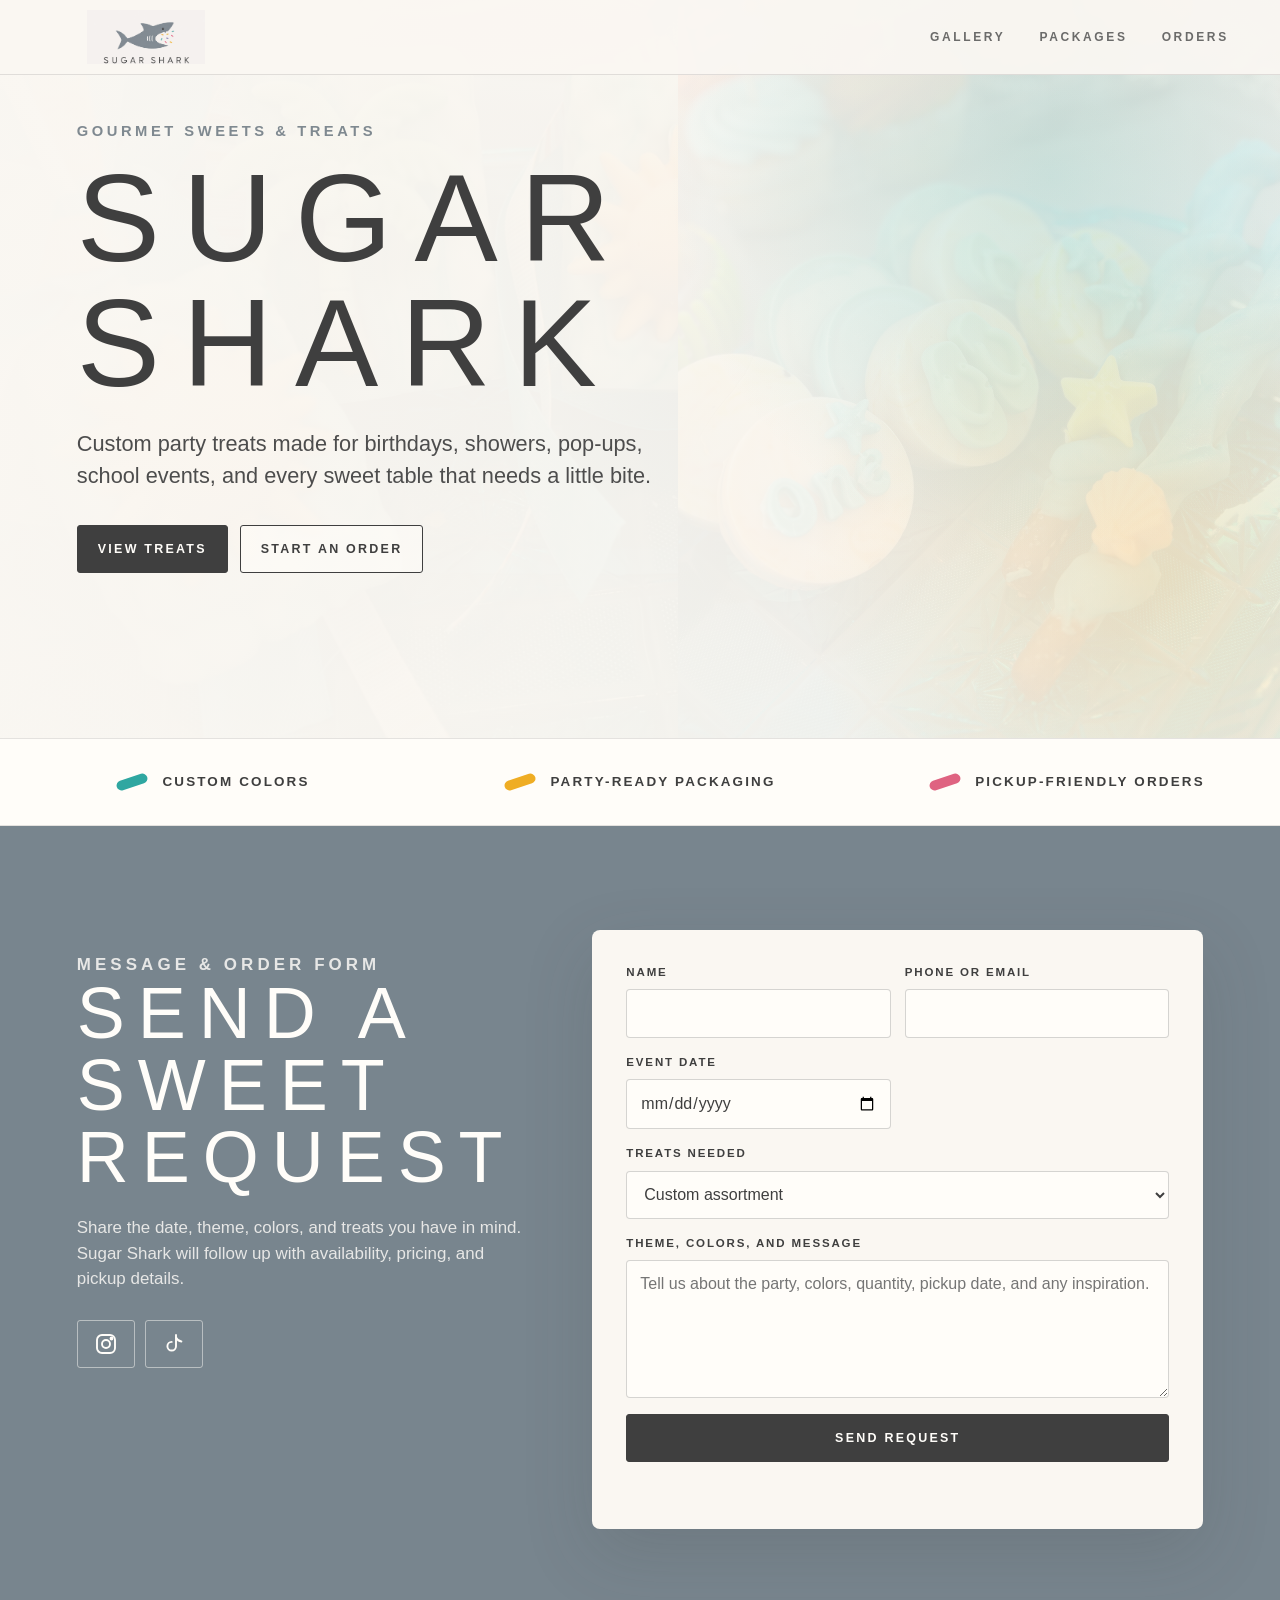
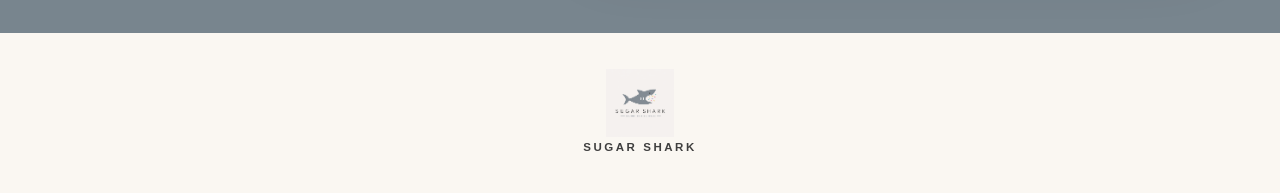
<file: index.html>
<!doctype html>
<html lang="en">
  <head>
    <meta charset="utf-8" />
    <meta name="viewport" content="width=device-width, initial-scale=1" />
    <title>Sugar Shark | Gourmet Sweets & Treats</title>
    <meta
      name="description"
      content="Sugar Shark creates custom party treats, dessert tables, chocolate dipped sweets, cake pops, pretzels, candy apples, and celebration boxes."
    />
    <meta property="og:title" content="Sugar Shark | Gourmet Sweets & Treats" />
    <meta
      property="og:description"
      content="Browse past treats and send a party order request."
    />
    <meta property="og:image" content="assets/sugar-shark-treats-hero.png" />
    <link rel="icon" href="assets/sugar-shark-logo.png" />
    <link rel="stylesheet" href="styles.css" />
  </head>
  <body>
    <header class="site-header" aria-label="Sugar Shark navigation">
      <a class="brand-mark" href="index.html" aria-label="Sugar Shark home">
        <img src="assets/sugar-shark-logo.png" alt="Sugar Shark logo" />
      </a>
      <nav class="nav-links" aria-label="Page sections">
        <a href="gallery.html">Gallery</a>
        <a href="packages.html">Packages</a>
        <a href="orders.html">Orders</a>
      </nav>
    </header>

    <main id="top">
      <section class="hero" aria-labelledby="hero-title">
        <div class="hero-copy">
          <p class="eyebrow">Gourmet Sweets & Treats</p>
          <h1 id="hero-title">Sugar Shark</h1>
          <p class="hero-line">
            Custom party treats made for birthdays, showers, pop-ups, school
            events, and every sweet table that needs a little bite.
          </p>
          <div class="hero-actions" aria-label="Primary actions">
            <a class="button primary" href="treats.html">View Treats</a>
            <a class="button ghost" href="start-order.html">Start an Order</a>
          </div>
        </div>
      </section>

      <section class="intro section-band" aria-label="Sugar Shark highlights">
        <div class="intro-item">
          <span class="sprinkle teal"></span>
          <p>Custom colors</p>
        </div>
        <div class="intro-item">
          <span class="sprinkle gold"></span>
          <p>Party-ready packaging</p>
        </div>
        <div class="intro-item">
          <span class="sprinkle pink"></span>
          <p>Pickup-friendly orders</p>
        </div>
      </section>

      <section class="order-section" id="order" aria-labelledby="order-title">
        <div class="order-copy">
          <p class="eyebrow">Message & Order Form</p>
          <h2 id="order-title">Send a Sweet Request</h2>
          <p>
            Share the date, theme, colors, and treats you have in mind. Sugar
            Shark will follow up with availability, pricing, and pickup details.
          </p>
          <div class="contact-actions">
            <a
              class="social-link"
              href="https://www.instagram.com/sugarsharktreats"
              aria-label="Sugar Shark on Instagram"
            >
              <svg viewBox="0 0 24 24" aria-hidden="true" focusable="false">
                <rect x="3" y="3" width="18" height="18" rx="5"></rect>
                <circle cx="12" cy="12" r="4"></circle>
                <circle cx="17.5" cy="6.5" r="1"></circle>
              </svg>
            </a>
            <a
              class="social-link"
              href="https://www.tiktok.com/@sugarsharktreats"
              aria-label="Sugar Shark on TikTok"
            >
              <svg viewBox="0 0 24 24" aria-hidden="true" focusable="false">
                <path d="M14 3v11.2a4.3 4.3 0 1 1-4.3-4.3"></path>
                <path d="M14 5.5c1.3 2.5 3.1 3.8 5.4 4"></path>
              </svg>
            </a>
          </div>
        </div>

        <form class="order-form" id="orderForm">
          <div class="field-row">
            <label>
              Name
              <input name="name" autocomplete="name" required />
            </label>
            <label>
              Phone or email
              <input name="contact" autocomplete="email" required />
            </label>
          </div>

          <div class="field-row">
            <label>
              Event date
              <input name="date" type="date" />
            </label>
          </div>

          <label>
            Treats needed
            <select name="treats">
              <option value="Custom assortment">Custom assortment</option>
              <option value="Chocolate dipped strawberries">Chocolate dipped strawberries</option>
              <option value="Cake pops">Cake pops</option>
              <option value="Pretzel rods">Pretzel rods</option>
              <option value="Candy apples">Candy apples</option>
              <option value="Treat boxes">Treat boxes</option>
            </select>
          </label>

          <label>
            Theme, colors, and message
            <textarea
              name="message"
              rows="5"
              placeholder="Tell us about the party, colors, quantity, pickup date, and any inspiration."
            ></textarea>
          </label>

          <button class="button primary full" type="submit">Send Request</button>
          <p class="form-note" id="formNote" role="status" aria-live="polite"></p>
        </form>
      </section>
    </main>

    <footer class="footer">
      <img src="assets/sugar-shark-logo.png" alt="" />
      <p>Sugar Shark</p>
    </footer>

    <script src="script.js"></script>
  </body>
</html>
</file>
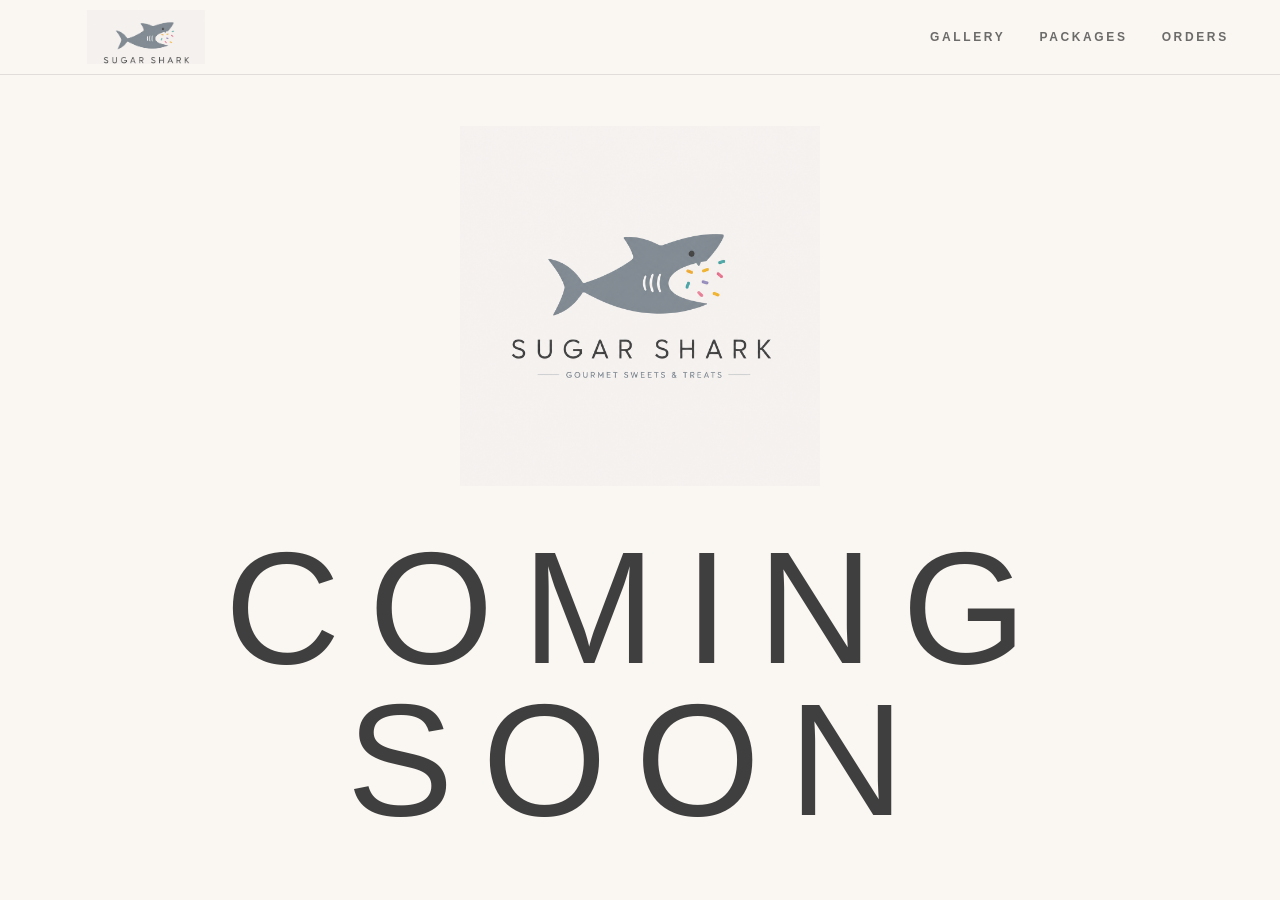
<file: gallery.html>
<!doctype html>
<html lang="en">
  <head>
    <meta charset="utf-8" />
    <meta name="viewport" content="width=device-width, initial-scale=1" />
    <title>Coming Soon | Sugar Shark</title>
    <link rel="icon" href="assets/sugar-shark-logo.png" />
    <link rel="stylesheet" href="styles.css" />
  </head>
  <body>
    <header class="site-header" aria-label="Sugar Shark navigation">
      <a class="brand-mark" href="index.html" aria-label="Sugar Shark home">
        <img src="assets/sugar-shark-logo.png" alt="Sugar Shark logo" />
      </a>
      <nav class="nav-links" aria-label="Page sections">
        <a href="gallery.html">Gallery</a>
        <a href="packages.html">Packages</a>
        <a href="orders.html">Orders</a>
      </nav>
    </header>

    <main class="coming-soon-page">
      <img src="assets/sugar-shark-logo.png" alt="Sugar Shark logo" />
      <h1>COMING SOON</h1>
    </main>
  </body>
</html>
</file>
<file: styles.css>
:root {
  --paper: #faf7f2;
  --paper-warm: #f3eee7;
  --ink: #3f3f3f;
  --muted: #7f8990;
  --shark: #78858e;
  --teal: #2fa7a1;
  --gold: #efad24;
  --pink: #df6381;
  --lavender: #8570b8;
  --white: #fffdf9;
  --line: rgba(63, 63, 63, 0.14);
  --shadow: 0 24px 70px rgba(63, 63, 63, 0.16);
  --font: Avenir, "Avenir Next", "Helvetica Neue", Helvetica, Arial, sans-serif;
}

* {
  box-sizing: border-box;
}

html {
  scroll-behavior: smooth;
}

body {
  margin: 0;
  background: var(--paper);
  color: var(--ink);
  font-family: var(--font);
  line-height: 1.5;
}

img {
  display: block;
  max-width: 100%;
}

a {
  color: inherit;
  text-decoration: none;
}

.site-header {
  align-items: center;
  background: rgba(250, 247, 242, 0.92);
  border-bottom: 1px solid var(--line);
  display: flex;
  gap: 24px;
  justify-content: space-between;
  left: 0;
  padding: 10px clamp(18px, 4vw, 56px);
  position: fixed;
  right: 0;
  top: 0;
  z-index: 20;
}

.brand-mark {
  align-items: center;
  display: flex;
  height: 54px;
  overflow: hidden;
  width: 190px;
}

.brand-mark img {
  height: 118px;
  margin-top: 18px;
  object-fit: contain;
  width: 190px;
}

.nav-links {
  align-items: center;
  display: flex;
  gap: clamp(14px, 3vw, 34px);
  font-size: 0.75rem;
  font-weight: 600;
  letter-spacing: 0.22em;
  text-transform: uppercase;
}

.nav-links a {
  color: var(--ink);
  opacity: 0.76;
}

.nav-links a:hover {
  color: var(--teal);
  opacity: 1;
}

.hero {
  background:
    linear-gradient(90deg, rgba(250, 247, 242, 0.98) 0%, rgba(250, 247, 242, 0.9) 43%, rgba(250, 247, 242, 0.64) 100%),
    linear-gradient(0deg, rgba(250, 247, 242, 0.72), rgba(250, 247, 242, 0.72)),
    url("assets/beach-treat-closeup.jpeg") right center / 47% auto no-repeat,
    url("assets/beach-treat-tags.jpeg") center / cover no-repeat,
    var(--paper);
  min-height: min(82vh, 820px);
  overflow: hidden;
  padding: 120px clamp(20px, 6vw, 92px) 70px;
  position: relative;
}

.hero::after {
  background:
    radial-gradient(circle at 82% 24%, rgba(47, 167, 161, 0.2), transparent 32%),
    radial-gradient(circle at 91% 78%, rgba(239, 173, 36, 0.18), transparent 28%);
  content: "";
  inset: 0;
  pointer-events: none;
  position: absolute;
}

.hero-copy {
  max-width: 680px;
  position: relative;
  z-index: 1;
}

.eyebrow {
  color: var(--muted);
  font-size: clamp(0.76rem, 2.1vw, 0.92rem);
  font-weight: 700;
  letter-spacing: 0.24em;
  margin: 0 0 14px;
  text-transform: uppercase;
}

h1,
h2 {
  font-weight: 300;
  letter-spacing: 0.18em;
  line-height: 1;
  margin: 0;
  text-transform: uppercase;
}

h1 {
  font-size: clamp(3.35rem, 10vw, 7.8rem);
}

h2 {
  font-size: clamp(2.05rem, 6vw, 4.5rem);
}

.hero-line {
  color: #4d4d4d;
  font-size: clamp(1.05rem, 2.2vw, 1.36rem);
  max-width: 620px;
  margin: 22px 0 0;
}

.hero-actions {
  display: flex;
  flex-wrap: wrap;
  gap: 12px;
  margin-top: 32px;
}

.button {
  align-items: center;
  border: 1px solid var(--ink);
  border-radius: 3px;
  display: inline-flex;
  font-size: 0.78rem;
  font-weight: 700;
  justify-content: center;
  letter-spacing: 0.18em;
  min-height: 48px;
  padding: 0 20px;
  text-transform: uppercase;
  transition: background 180ms ease, border-color 180ms ease, color 180ms ease;
}

.button.primary {
  background: var(--ink);
  color: var(--white);
}

.button.primary:hover {
  background: var(--teal);
  border-color: var(--teal);
}

.button.ghost {
  background: rgba(255, 253, 249, 0.48);
  color: var(--ink);
}

.button.ghost:hover {
  background: var(--white);
  border-color: var(--pink);
  color: var(--pink);
}

.button.full {
  width: 100%;
}

.section-band {
  background: var(--white);
  border-bottom: 1px solid var(--line);
  border-top: 1px solid var(--line);
}

.intro {
  display: grid;
  gap: 1px;
  grid-template-columns: repeat(3, 1fr);
}

.intro-item {
  align-items: center;
  display: flex;
  gap: 14px;
  justify-content: center;
  min-height: 86px;
  padding: 18px;
}

.intro-item p {
  font-size: 0.84rem;
  font-weight: 700;
  letter-spacing: 0.16em;
  margin: 0;
  text-transform: uppercase;
}

.sprinkle {
  border-radius: 999px;
  display: inline-block;
  height: 10px;
  transform: rotate(-18deg);
  width: 32px;
}

.teal {
  background: var(--teal);
}

.gold {
  background: var(--gold);
}

.pink {
  background: var(--pink);
}

.lavender {
  background: var(--lavender);
}

.section {
  margin: 0 auto;
  max-width: 1180px;
  padding: clamp(64px, 10vw, 112px) clamp(18px, 4vw, 38px);
}

.section-heading {
  margin-bottom: clamp(30px, 6vw, 56px);
  max-width: 760px;
}

.gallery {
  display: grid;
  gap: 18px;
  grid-template-columns: repeat(4, 1fr);
}

.photo-card {
  background: var(--white);
  border: 1px solid var(--line);
  border-radius: 8px;
  box-shadow: 0 16px 36px rgba(63, 63, 63, 0.08);
  min-height: 380px;
  overflow: hidden;
  position: relative;
}

.photo-card.feature {
  grid-column: span 2;
}

.photo-card img {
  height: 100%;
  object-fit: cover;
  object-position: center;
  position: absolute;
  width: 100%;
}

.photo-card.pos-left img {
  object-position: left center;
}

.photo-card.pos-right img {
  object-position: right center;
}

.photo-card.pos-center img {
  object-position: 55% center;
}

.photo-caption {
  background: linear-gradient(0deg, rgba(20, 24, 27, 0.78), rgba(20, 24, 27, 0));
  bottom: 0;
  color: var(--white);
  left: 0;
  padding: 82px 20px 20px;
  position: absolute;
  right: 0;
}

.photo-caption span {
  display: block;
  font-size: 0.78rem;
  font-weight: 800;
  letter-spacing: 0.2em;
  text-transform: uppercase;
}

.photo-caption p {
  margin: 8px 0 0;
  max-width: 360px;
}

.treats-section {
  padding-top: 0;
}

.treat-grid {
  display: grid;
  gap: 14px;
  grid-template-columns: repeat(3, 1fr);
}

.treat-chip {
  align-items: center;
  background: var(--white);
  border: 1px solid var(--line);
  border-radius: 8px;
  display: flex;
  font-weight: 700;
  gap: 12px;
  min-height: 78px;
  padding: 18px 20px;
}

.dot {
  border-radius: 50%;
  flex: 0 0 13px;
  height: 13px;
  width: 13px;
}

.order-section {
  background: var(--shark);
  color: var(--white);
  display: grid;
  gap: clamp(28px, 5vw, 72px);
  grid-template-columns: minmax(0, 0.85fr) minmax(320px, 1.15fr);
  padding: clamp(64px, 9vw, 104px) clamp(20px, 6vw, 92px);
}

.order-section .eyebrow,
.order-copy p {
  color: rgba(255, 253, 249, 0.82);
}

.order-copy {
  max-width: 520px;
}

.order-copy p {
  font-size: 1.06rem;
  margin: 22px 0 0;
}

.contact-actions {
  display: flex;
  flex-wrap: wrap;
  gap: 10px;
  margin-top: 28px;
}

.contact-actions a {
  align-items: center;
  border: 1px solid rgba(255, 253, 249, 0.48);
  border-radius: 3px;
  display: inline-flex;
  font-size: 0.76rem;
  font-weight: 800;
  justify-content: center;
  letter-spacing: 0.18em;
  min-width: 86px;
  padding: 13px 16px;
  text-align: center;
  text-transform: uppercase;
}

.contact-actions a:hover {
  background: var(--white);
  color: var(--shark);
}

.contact-actions .social-link {
  min-height: 48px;
  min-width: 58px;
  padding: 11px 16px;
}

.social-link svg {
  fill: none;
  height: 24px;
  stroke: currentColor;
  stroke-linecap: round;
  stroke-linejoin: round;
  stroke-width: 1.9;
  width: 24px;
}

.order-form {
  background: var(--paper);
  border-radius: 8px;
  box-shadow: var(--shadow);
  color: var(--ink);
  padding: clamp(20px, 4vw, 34px);
}

.field-row {
  display: grid;
  gap: 14px;
  grid-template-columns: 1fr 1fr;
}

label {
  display: grid;
  font-size: 0.72rem;
  font-weight: 800;
  gap: 8px;
  letter-spacing: 0.16em;
  margin-bottom: 16px;
  text-transform: uppercase;
}

input,
select,
textarea {
  background: var(--white);
  border: 1px solid rgba(63, 63, 63, 0.22);
  border-radius: 4px;
  color: var(--ink);
  font: 500 1rem/1.4 var(--font);
  min-height: 48px;
  padding: 12px 13px;
  width: 100%;
}

textarea {
  min-height: 136px;
  resize: vertical;
}

input:focus,
select:focus,
textarea:focus {
  border-color: var(--teal);
  box-shadow: 0 0 0 4px rgba(47, 167, 161, 0.13);
  outline: none;
}

.form-note {
  color: var(--muted);
  font-size: 0.9rem;
  margin: 14px 0 0;
  min-height: 1.35em;
}

.footer {
  align-items: center;
  background: var(--paper);
  display: flex;
  flex-direction: column;
  gap: 0;
  padding: 36px 20px;
}

.footer img {
  height: 68px;
  object-fit: contain;
  object-position: center 42%;
  width: 150px;
}

.footer p {
  font-size: 0.72rem;
  font-weight: 800;
  letter-spacing: 0.22em;
  margin: 2px 0 0;
  text-transform: uppercase;
}

.subpage-main {
  padding-top: 75px;
}

.subpage-hero {
  background: var(--paper);
  border-bottom: 1px solid var(--line);
  padding: clamp(74px, 12vw, 132px) clamp(20px, 6vw, 92px) clamp(50px, 8vw, 90px);
}

.subpage-hero .hero-line {
  max-width: 720px;
}

.subpage-section {
  padding-top: clamp(42px, 7vw, 76px);
}

.page-gallery {
  grid-template-columns: repeat(3, 1fr);
}

.package-grid {
  display: grid;
  gap: 18px;
  grid-template-columns: minmax(0, 760px);
}

.package-card {
  background: var(--white);
  border: 1px solid var(--line);
  border-radius: 8px;
  box-shadow: 0 16px 36px rgba(63, 63, 63, 0.08);
  padding: clamp(22px, 4vw, 36px);
}

.package-card-head {
  align-items: start;
  display: flex;
  gap: 20px;
  justify-content: space-between;
}

.package-card h2 {
  font-size: clamp(2rem, 5vw, 3.4rem);
}

.package-price {
  color: var(--shark);
  font-size: clamp(1.2rem, 3vw, 1.7rem);
  font-weight: 700;
  letter-spacing: 0.08em;
  margin: 6px 0 0;
  text-align: right;
  text-transform: uppercase;
  white-space: nowrap;
}

.icon-row {
  display: flex;
  flex-wrap: wrap;
  gap: 12px;
  margin: 30px 0 26px;
}

.treat-icon {
  align-items: center;
  background: var(--paper-warm);
  border: 1px solid var(--line);
  border-radius: 8px;
  display: inline-flex;
  height: 76px;
  justify-content: center;
  width: 76px;
}

.treat-icon svg {
  fill: none;
  height: 44px;
  stroke: var(--shark);
  stroke-linecap: round;
  stroke-linejoin: round;
  stroke-width: 2.2;
  width: 44px;
}

.package-summary {
  color: #4d4d4d;
  font-size: 1.06rem;
  margin: 0 0 22px;
  max-width: 640px;
}

.package-list {
  display: grid;
  gap: 12px;
  list-style: none;
  margin: 0 0 28px;
  padding: 0;
}

.package-list li {
  align-items: center;
  border-bottom: 1px solid var(--line);
  display: flex;
  font-weight: 700;
  gap: 12px;
  min-height: 42px;
  padding-bottom: 12px;
}

.package-list li::before {
  background: var(--shark);
  border-radius: 50%;
  content: "";
  flex: 0 0 8px;
  height: 8px;
  width: 8px;
}

.coming-soon-page {
  align-items: center;
  background: var(--paper);
  display: flex;
  flex-direction: column;
  justify-content: center;
  min-height: 100vh;
  padding: 110px 22px 48px;
  text-align: center;
}

.coming-soon-page img {
  margin-bottom: clamp(24px, 5vw, 46px);
  max-width: min(360px, 72vw);
  width: 100%;
}

.coming-soon-page h1 {
  color: var(--ink);
  font-size: clamp(4rem, 16vw, 10rem);
  font-weight: 300;
  letter-spacing: 0.18em;
  line-height: 0.95;
}

@media (max-width: 860px) {
  .site-header {
    padding: 8px 16px;
  }

  .brand-mark {
    width: 136px;
  }

  .brand-mark img {
    height: 96px;
    width: 136px;
  }

  .nav-links {
    gap: 12px;
    letter-spacing: 0.12em;
  }

  .hero {
    background:
      linear-gradient(0deg, rgba(250, 247, 242, 0.96) 0%, rgba(250, 247, 242, 0.9) 52%, rgba(250, 247, 242, 0.72) 100%),
      url("assets/beach-treat-tags.jpeg") 58% top / cover no-repeat,
      var(--paper);
    min-height: 78vh;
    padding-top: 112px;
  }

  .hero-copy {
    margin-top: 35vh;
  }

  .intro,
  .gallery,
  .page-gallery,
  .treat-grid,
  .order-section,
  .field-row,
  .package-grid {
    grid-template-columns: 1fr;
  }

  .package-card-head {
    display: grid;
  }

  .package-price {
    text-align: left;
  }

  .intro-item {
    justify-content: flex-start;
    min-height: 68px;
    padding-left: 24px;
  }

  .photo-card,
  .photo-card.feature {
    grid-column: span 1;
    min-height: 330px;
  }

  .order-section {
    padding-left: 18px;
    padding-right: 18px;
  }
}

@media (max-width: 520px) {
  .nav-links {
    font-size: 0.66rem;
    gap: 9px;
    letter-spacing: 0.08em;
  }

  h1,
  h2 {
    letter-spacing: 0.1em;
  }

  .hero {
    min-height: 84vh;
    padding-left: 18px;
    padding-right: 18px;
  }

  .hero-line {
    font-size: 1rem;
  }

  .hero-actions,
  .button {
    width: 100%;
  }

  .contact-actions a {
    flex: 1;
  }
}
</file>
